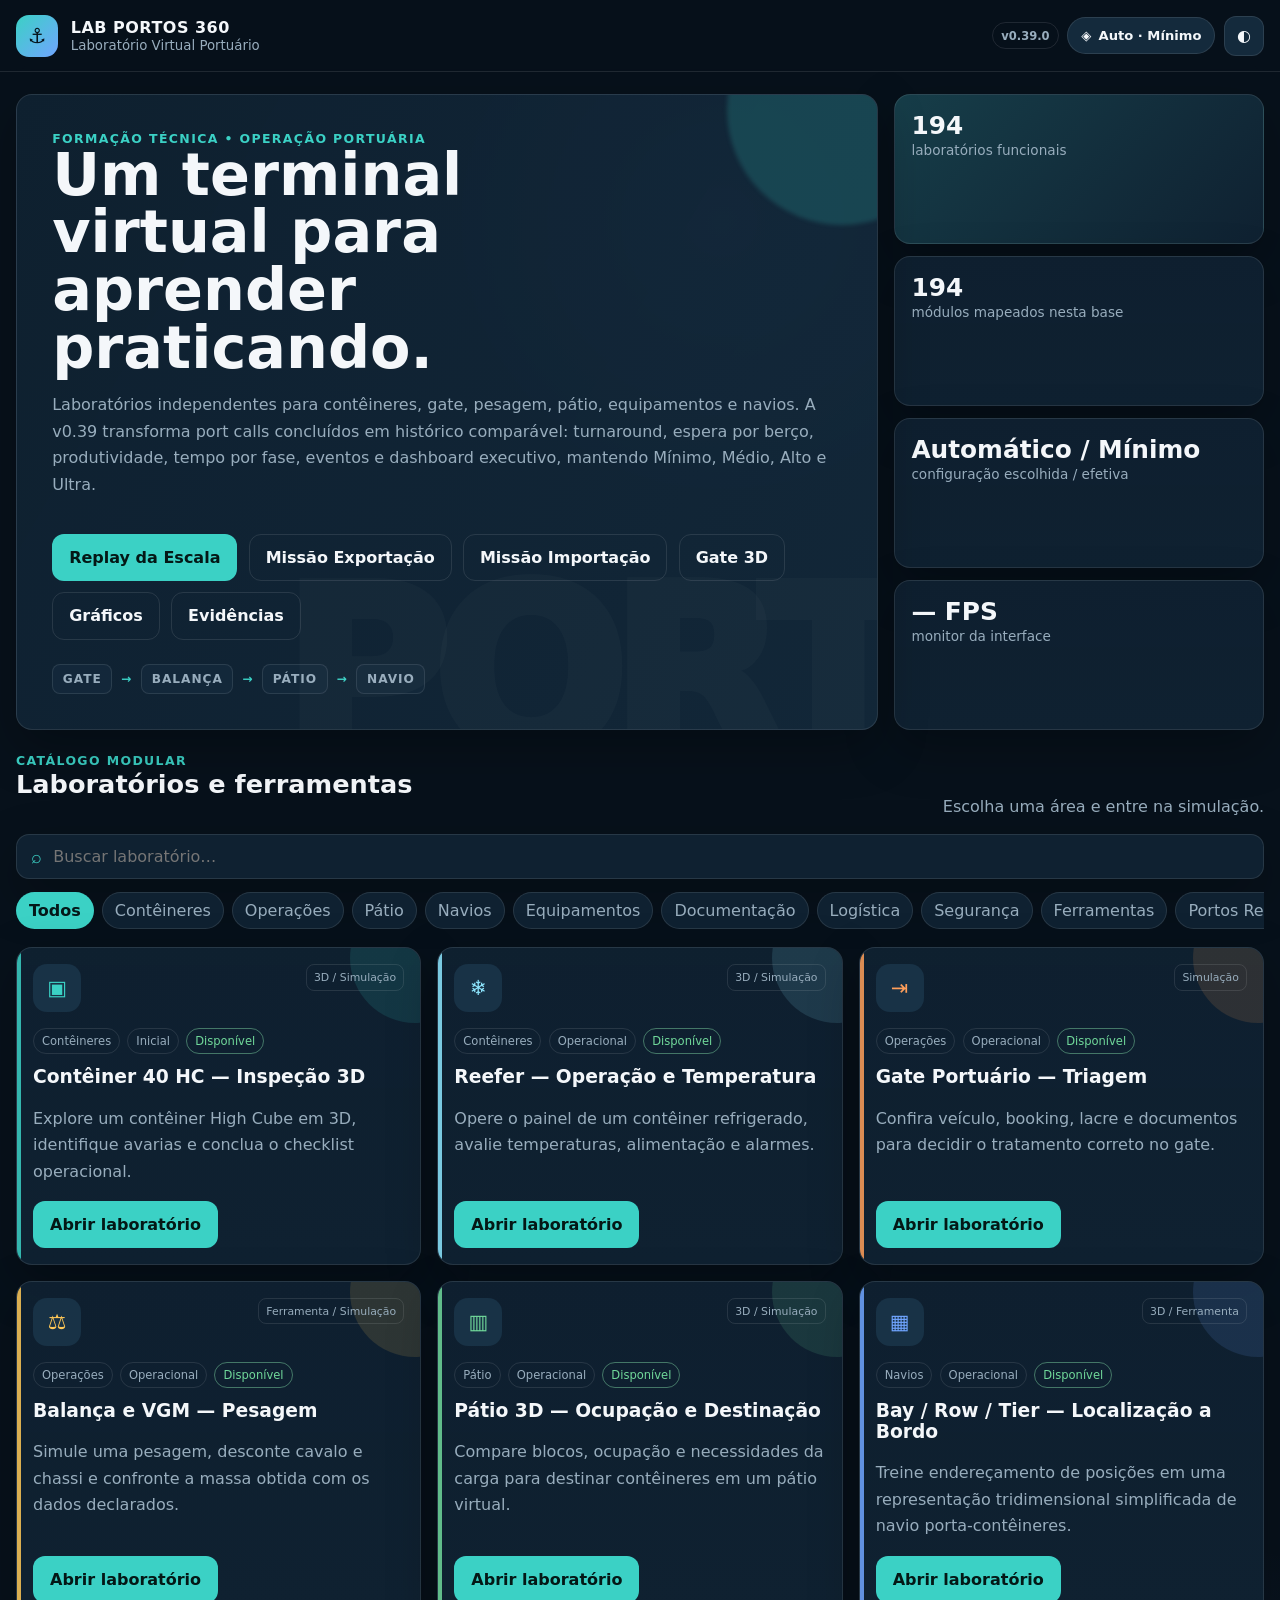
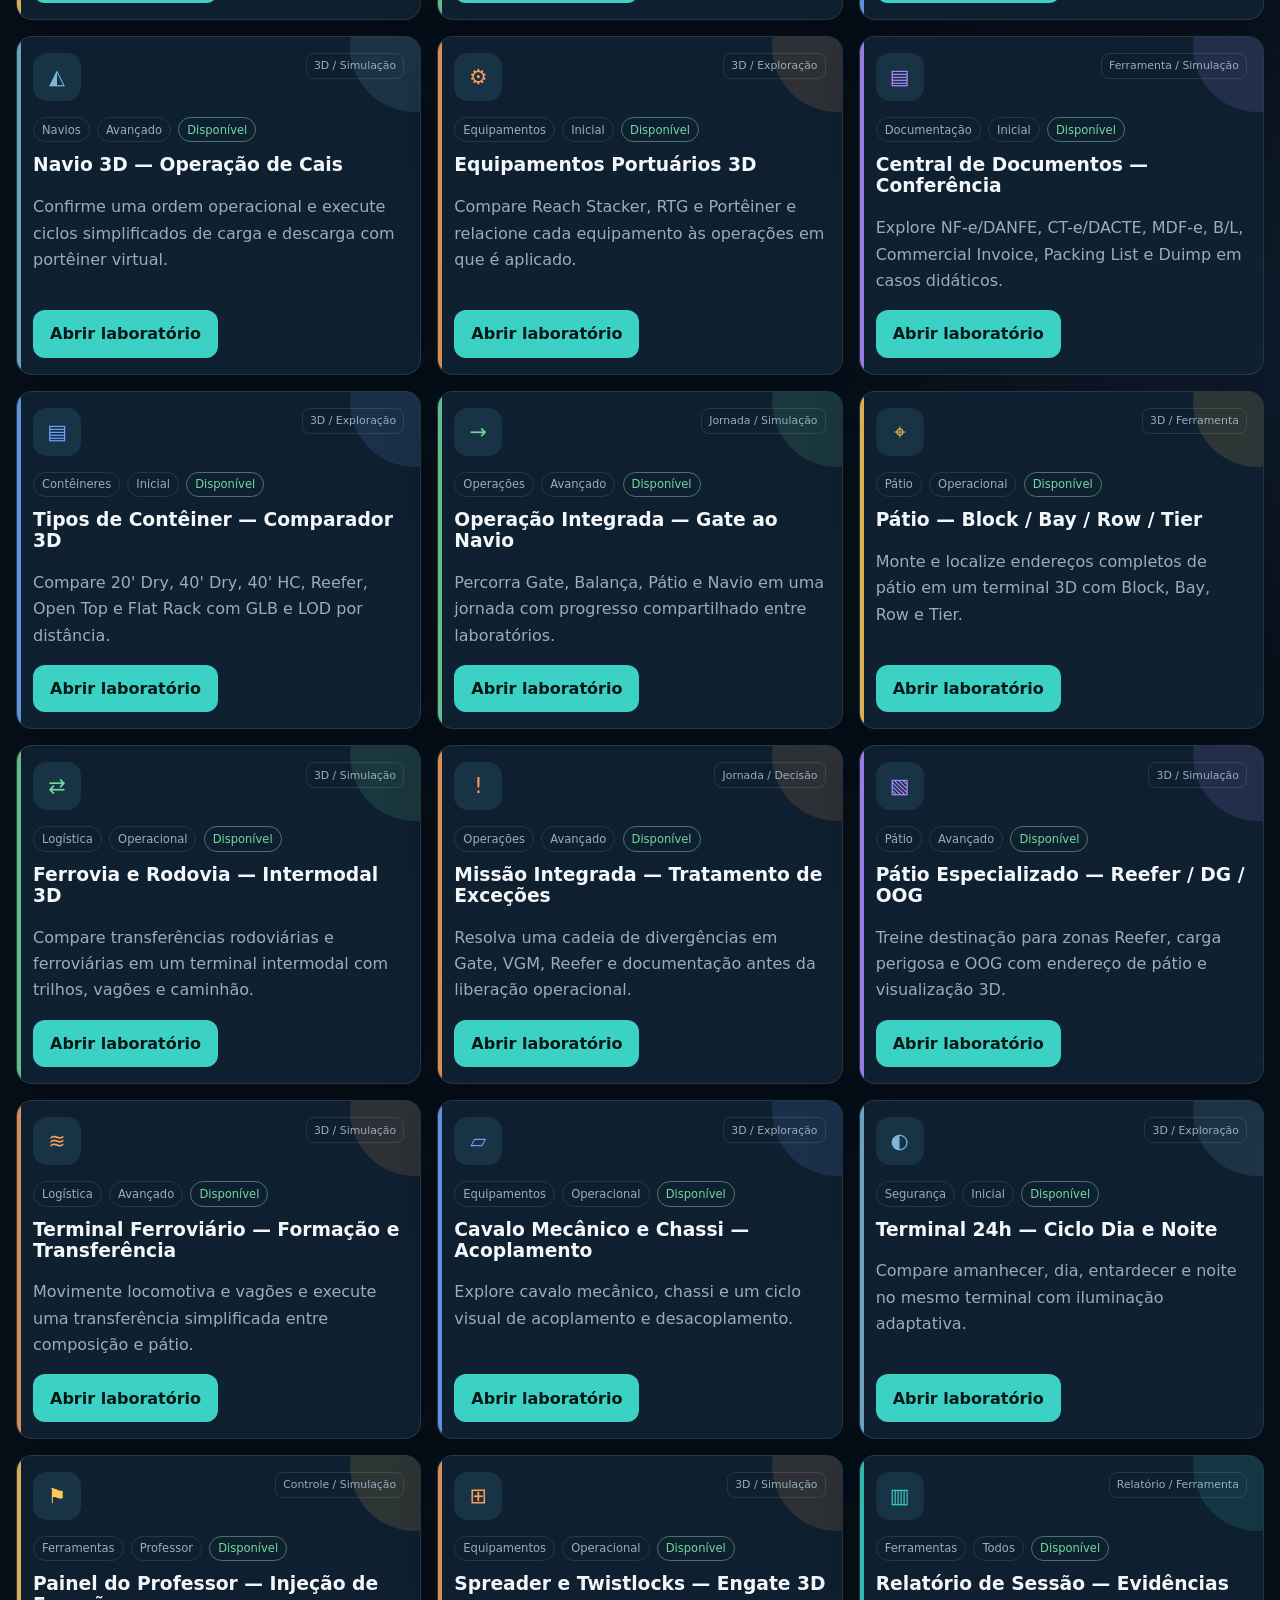
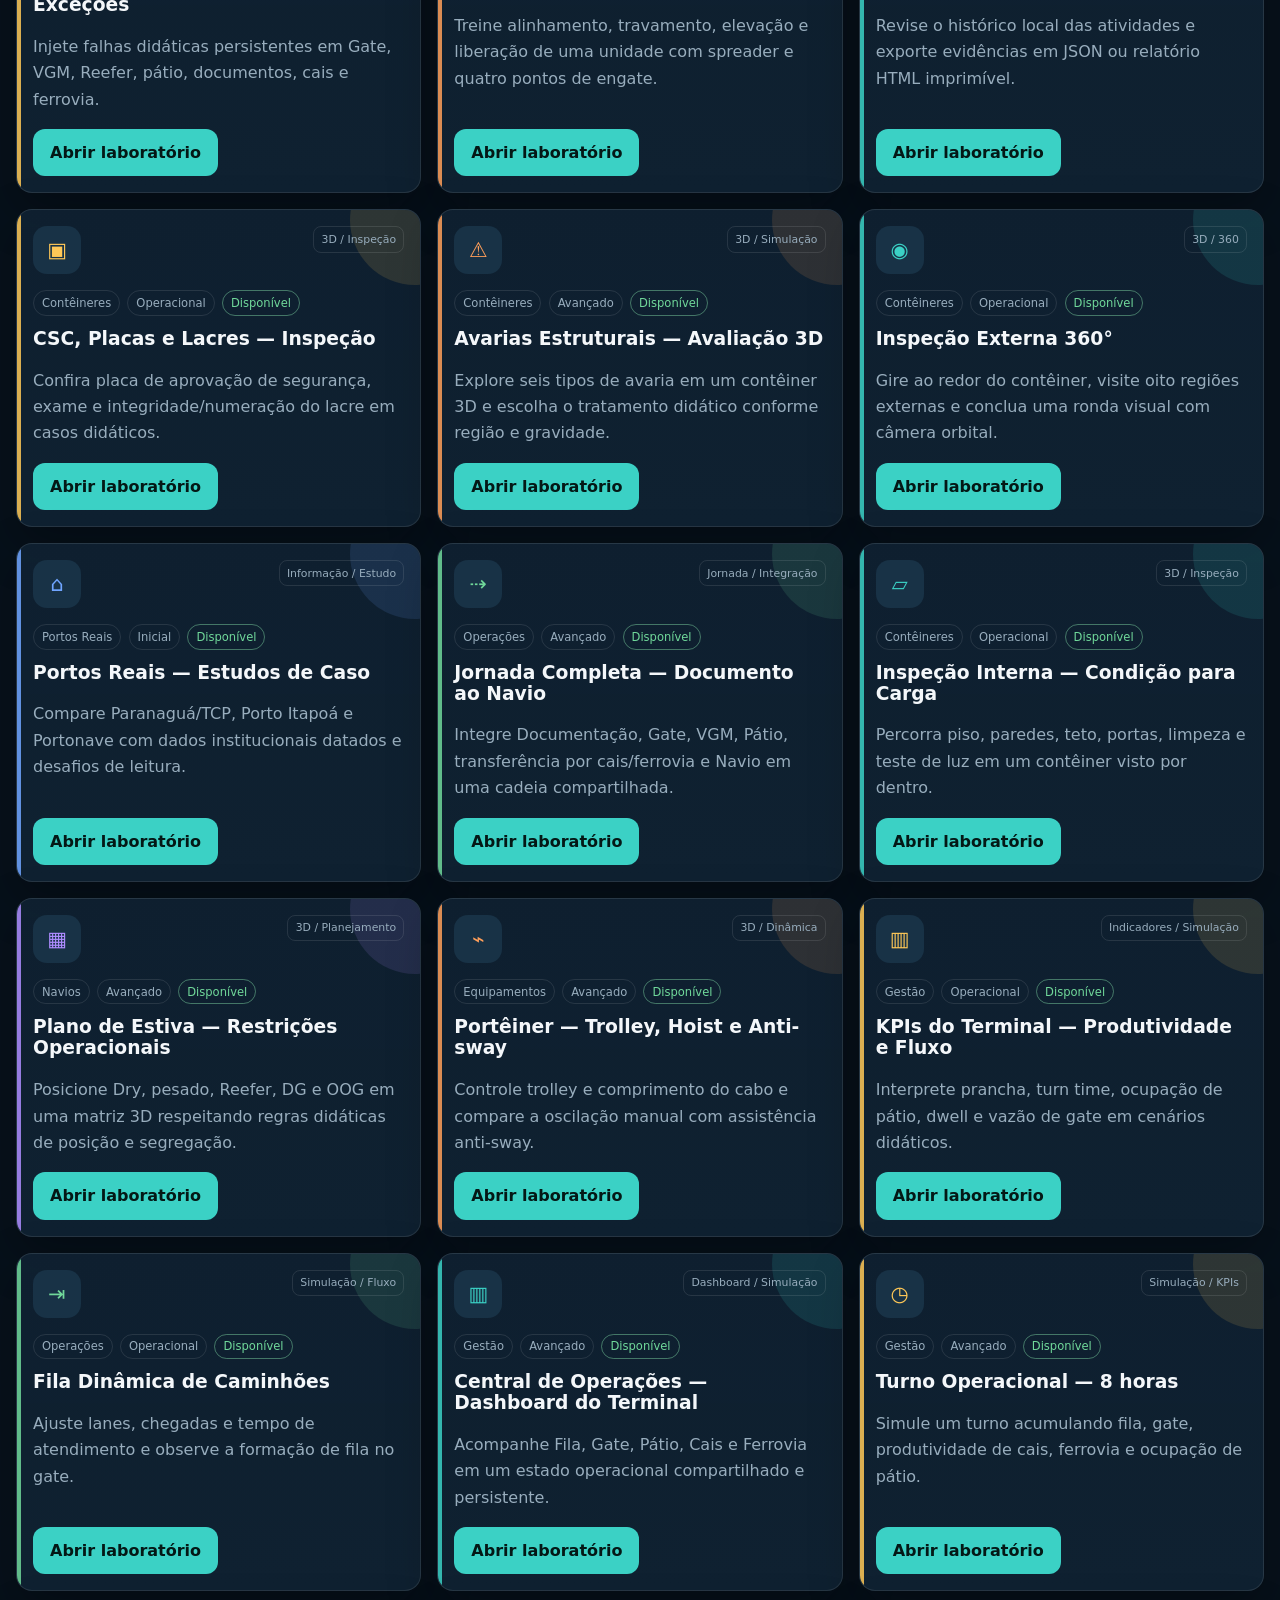
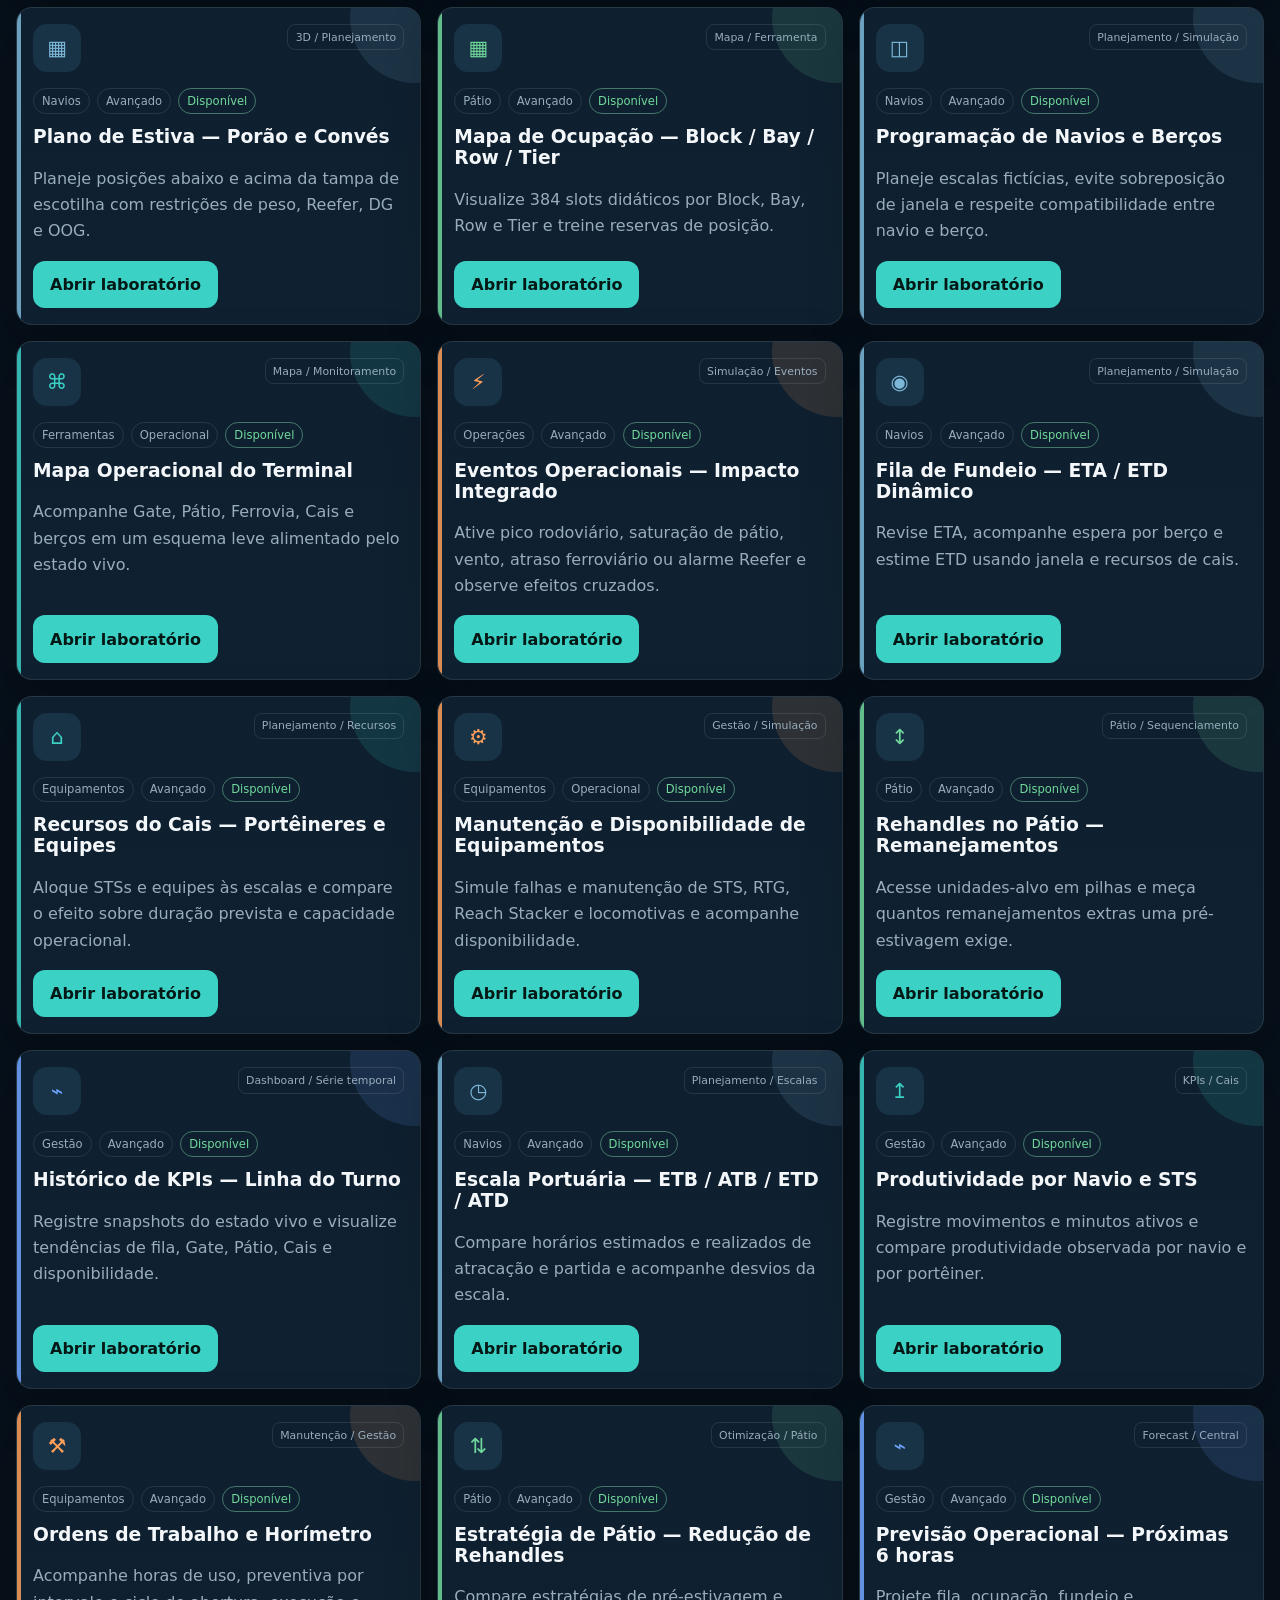
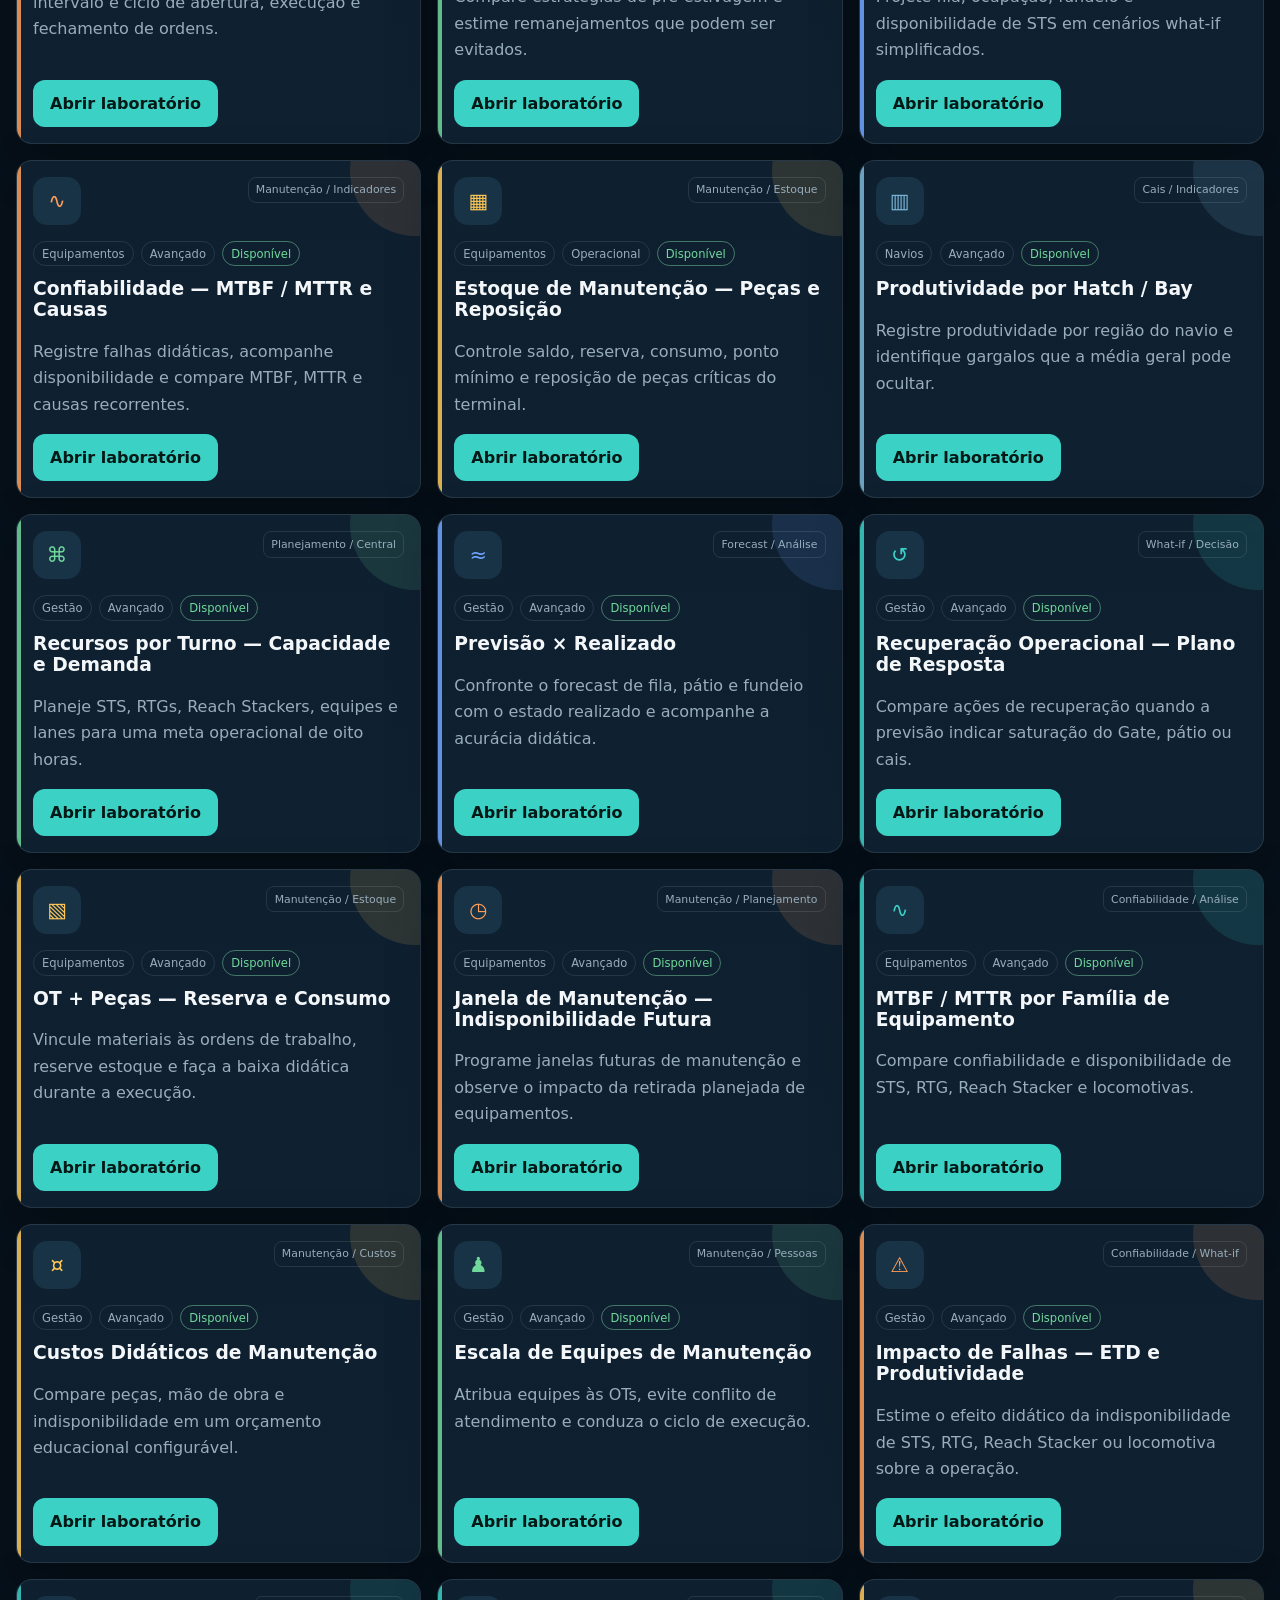
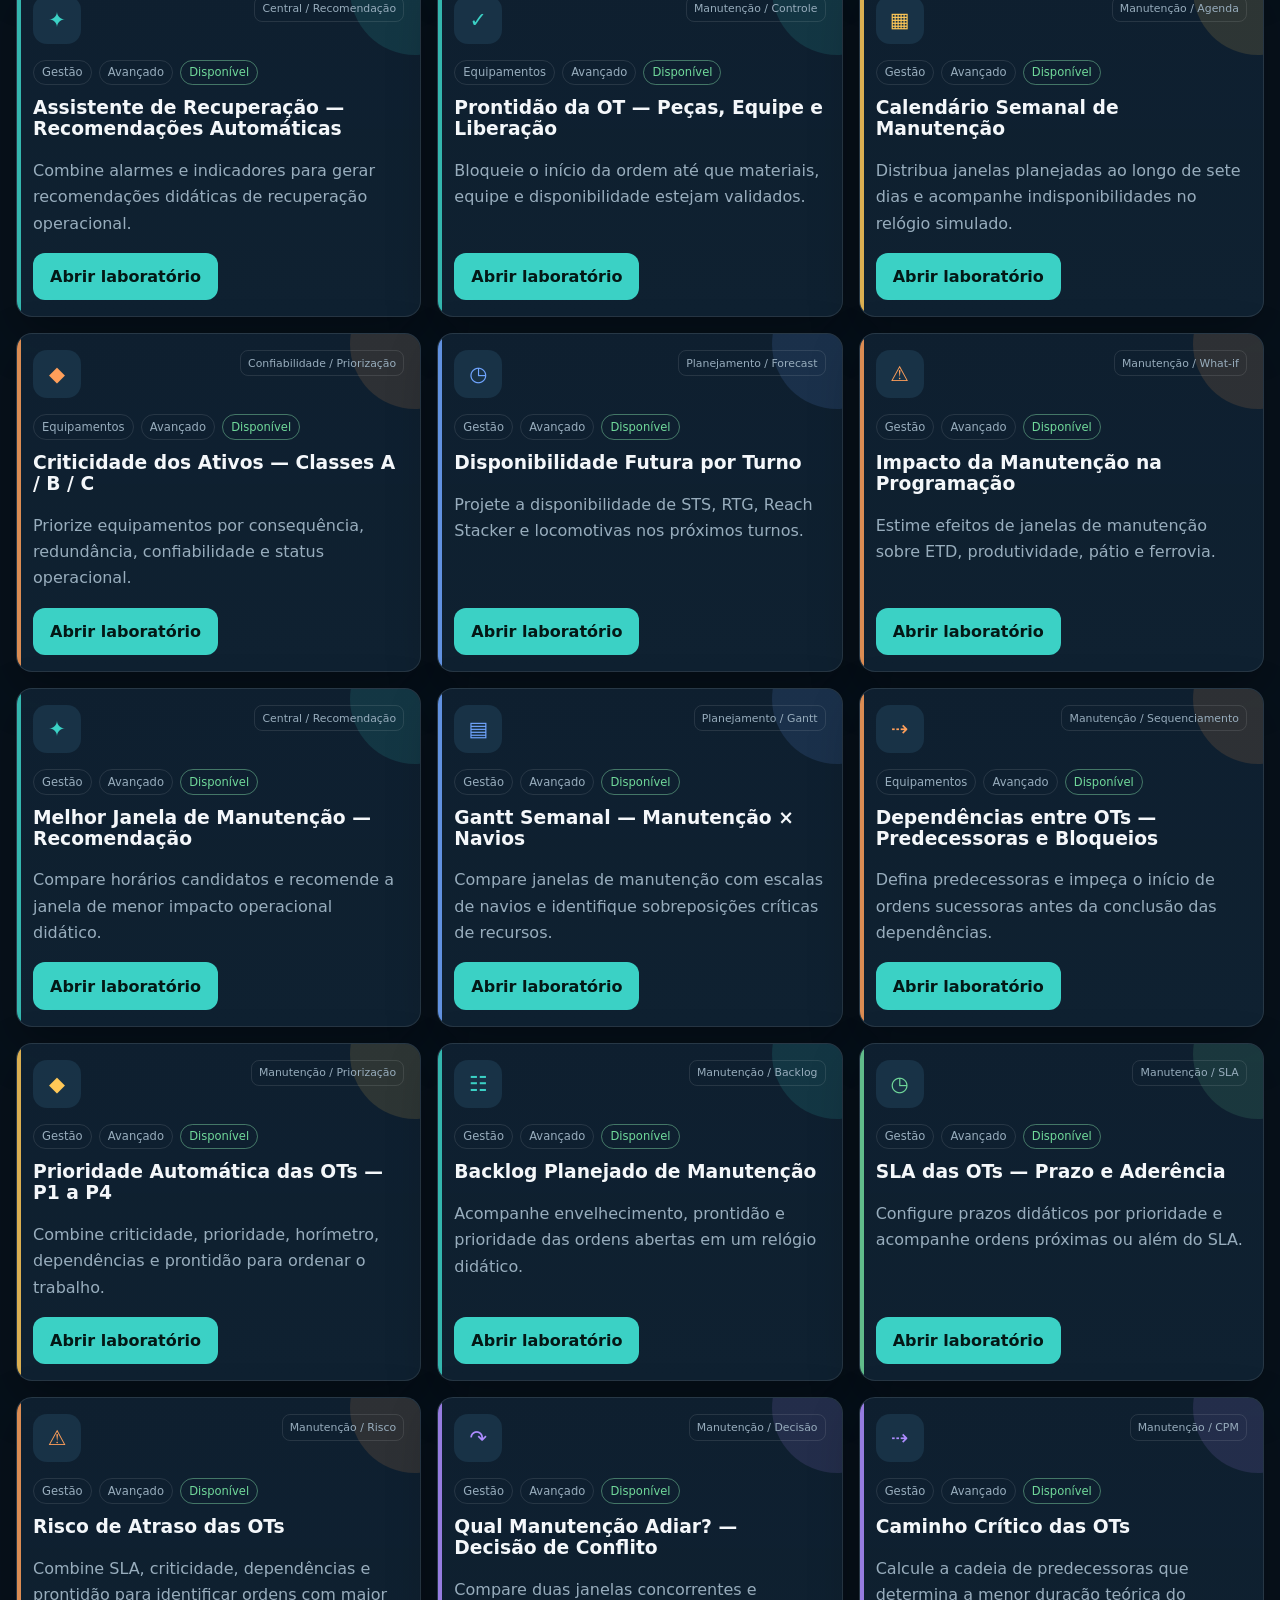
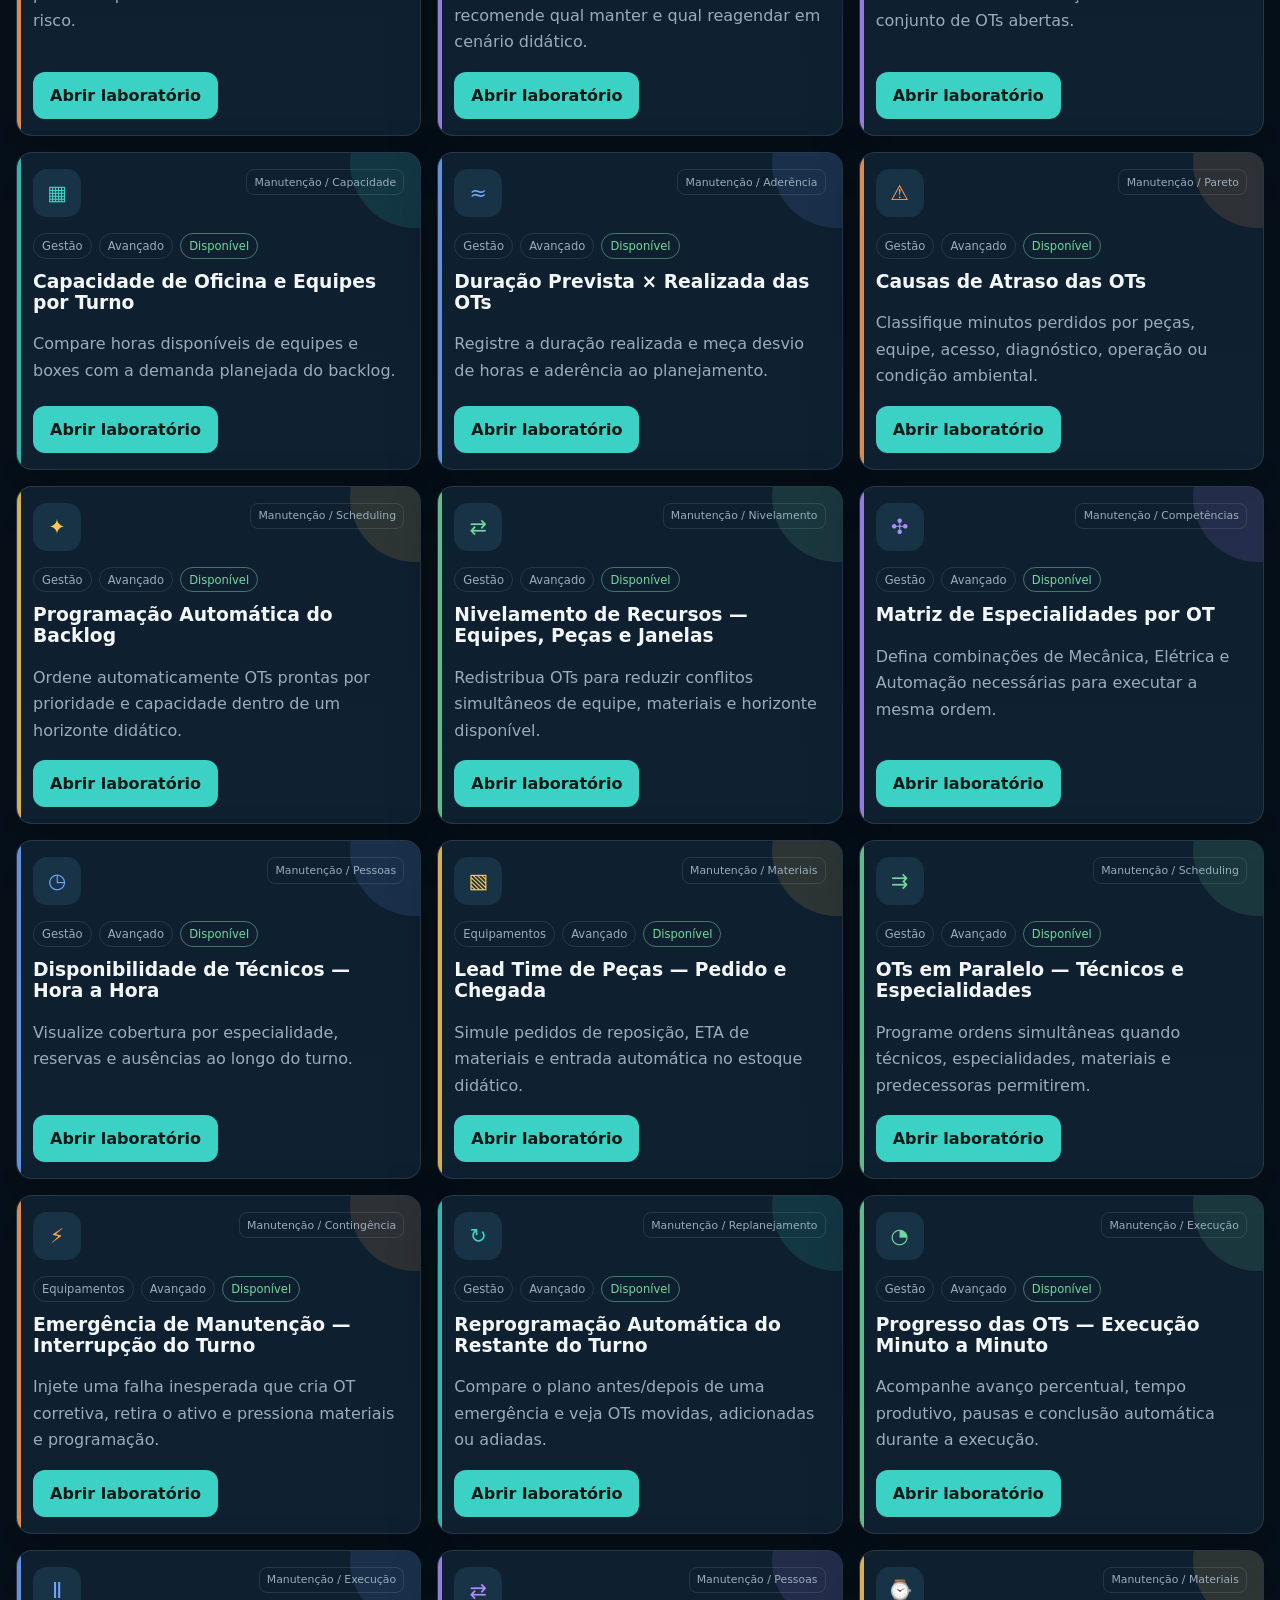
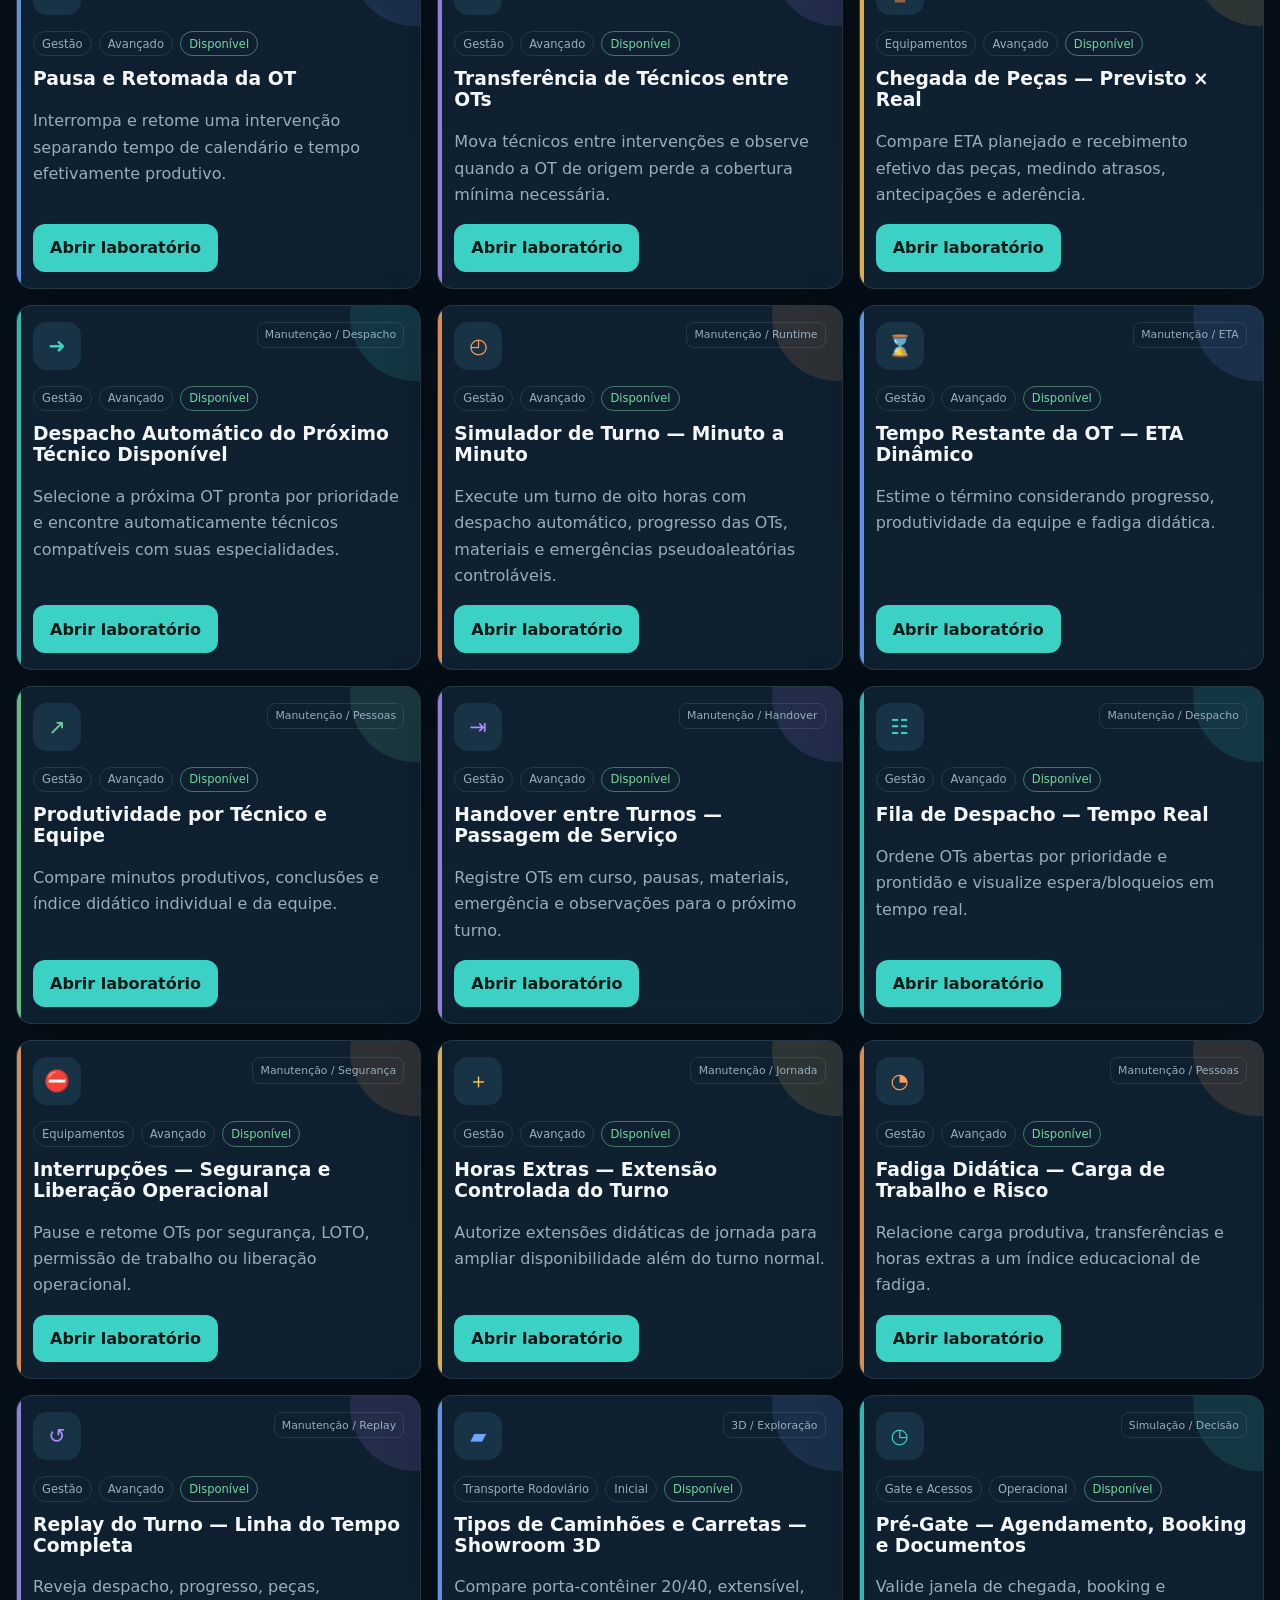
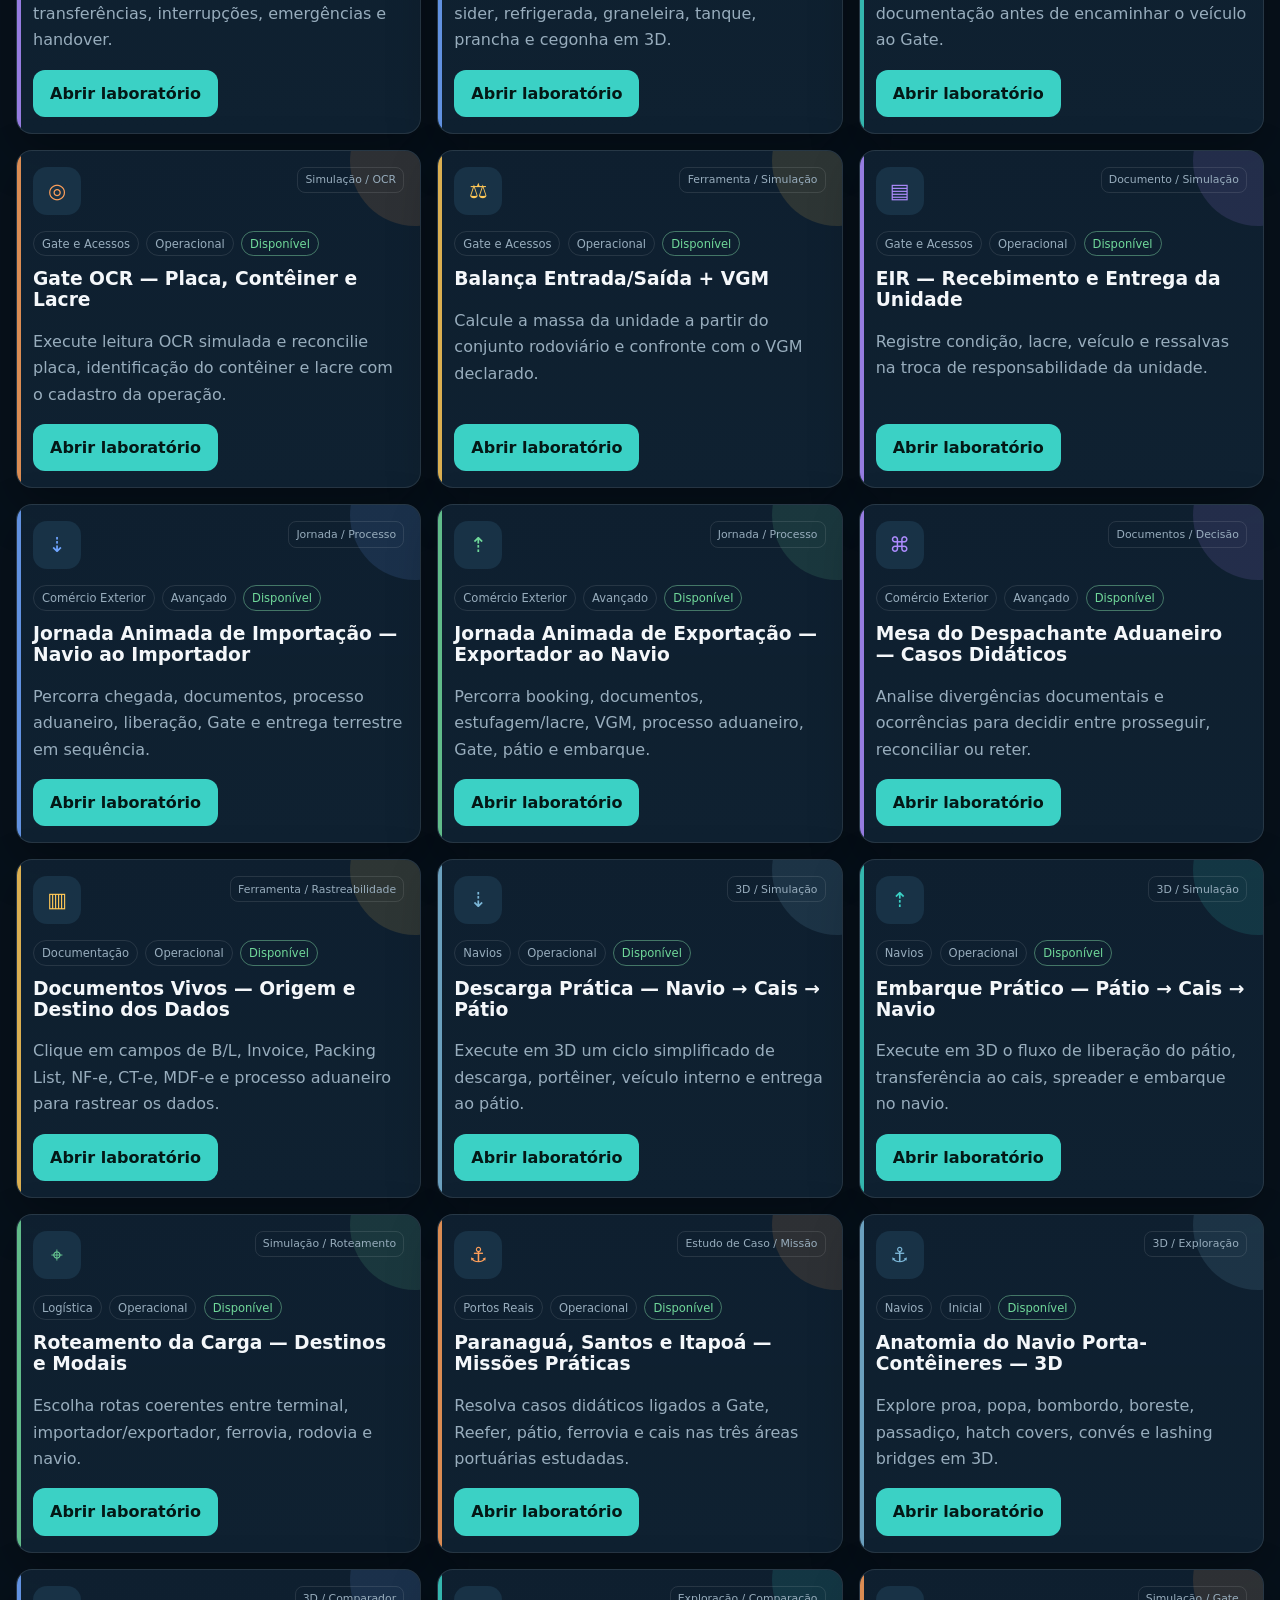
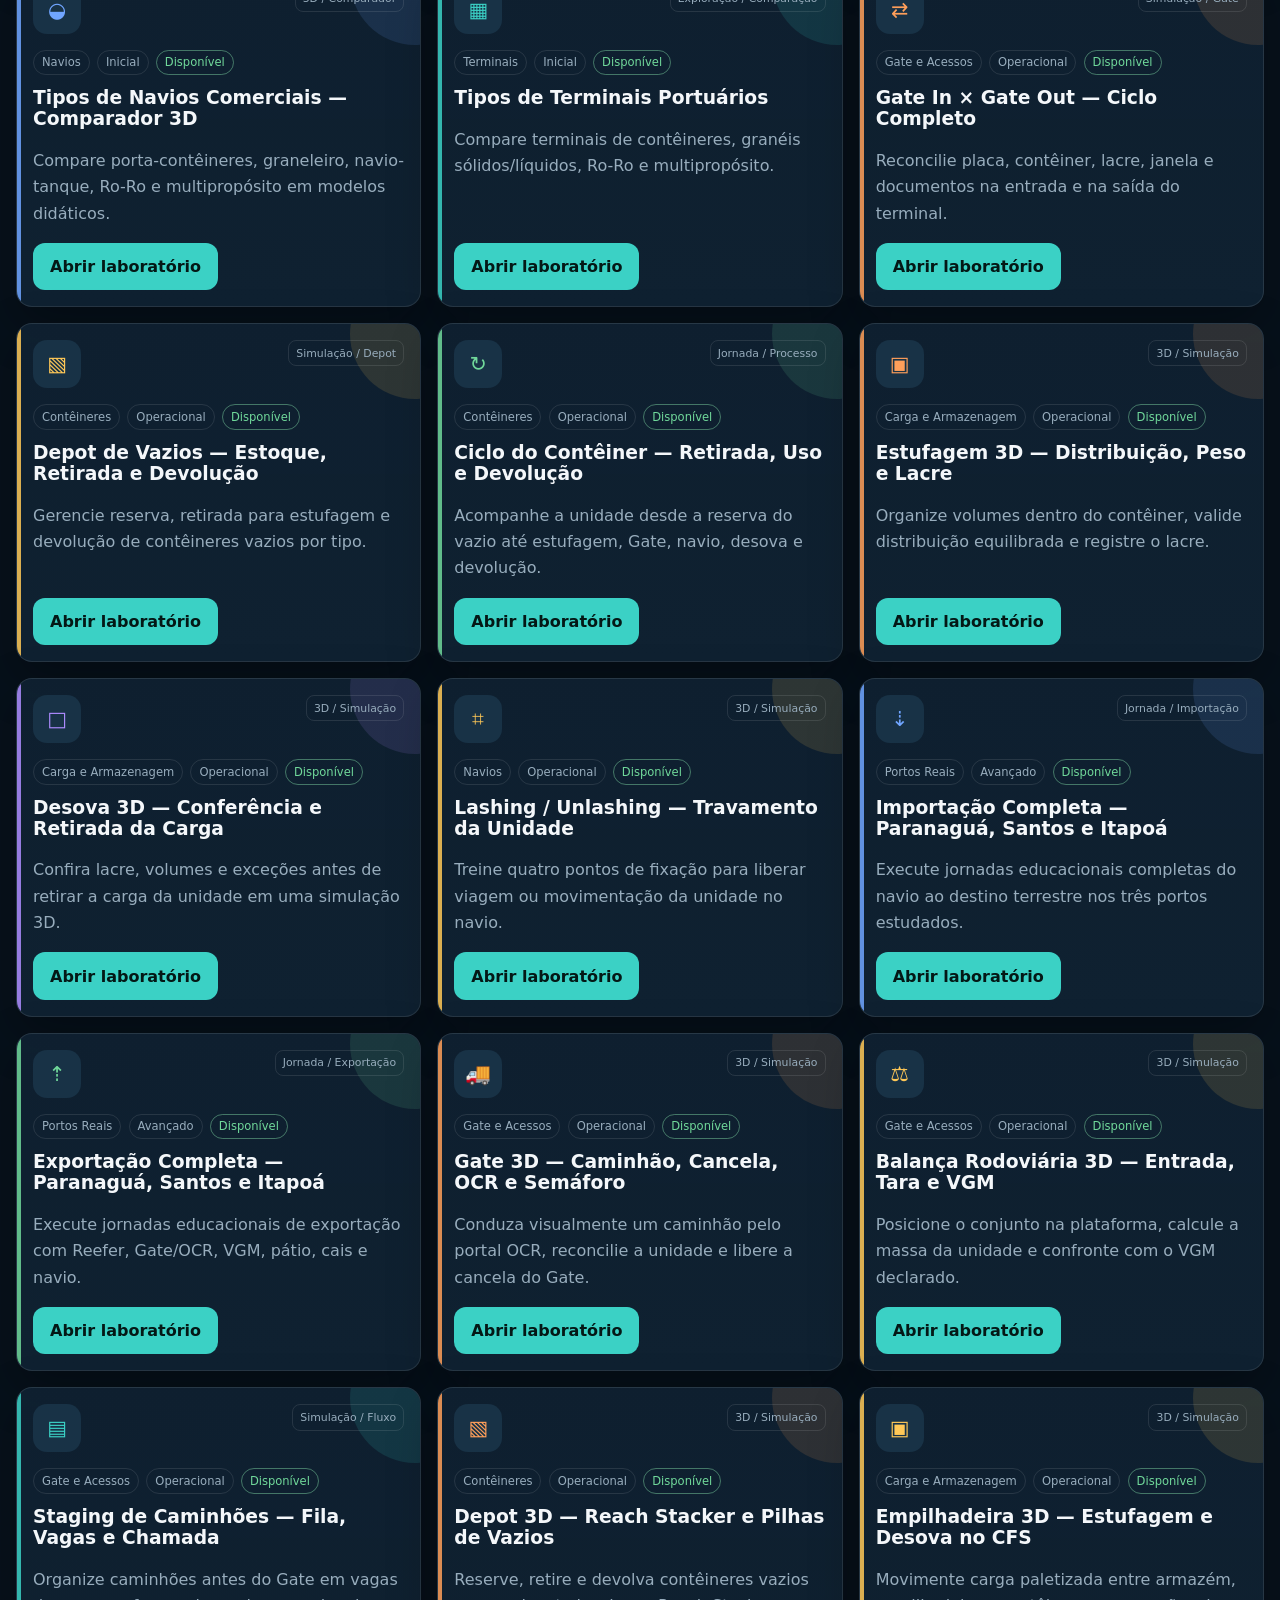
<file: LAB PORTOS 3D/index.html>
<!DOCTYPE html>
<html lang="pt-BR">
<head>
  <meta charset="UTF-8" />
  <meta name="viewport" content="width=device-width, initial-scale=1.0" />
  <meta name="theme-color" content="#07131d" />
  <meta name="description" content="LAB PORTOS 360 — Laboratório Virtual para formação técnica em Portos." />
  <title>LAB PORTOS 360</title>
  <link rel="stylesheet" href="./assets/css/main.css" />
  <script type="importmap">
  {
    "imports": {
      "three": "https://cdn.jsdelivr.net/npm/three@0.184.0/build/three.module.js",
      "three/addons/": "https://cdn.jsdelivr.net/npm/three@0.184.0/examples/jsm/"
    }
  }
  </script>
</head>
<body>
  <a class="skip-link" href="#app">Pular para o conteúdo</a>

  <header class="topbar">
    <a href="#/" class="brand" aria-label="LAB PORTOS 360 — início">
      <span class="brand__mark" aria-hidden="true">⚓</span>
      <span>
        <strong>LAB PORTOS 360</strong>
        <small>Laboratório Virtual Portuário</small>
      </span>
    </a>

    <div class="topbar__actions">
      <span class="version-badge" title="Versão atual">v0.39.0</span>
      <button id="qualityButton" class="chip-button" type="button" title="Alterar perfil gráfico">
        <span aria-hidden="true">◈</span>
        <span id="qualityLabel">AUTO</span>
      </button>
      <button id="themeButton" class="icon-button" type="button" aria-label="Alternar tema" title="Alternar tema">◐</button>
    </div>
  </header>

  <main id="app" class="app-shell" tabindex="-1" aria-live="polite"></main>
  <div id="toastRegion" class="toast-region" aria-live="polite" aria-atomic="true"></div>

  <noscript><div class="noscript">Esta plataforma precisa de JavaScript habilitado.</div></noscript>
  <script type="module" src="./assets/js/core/app.js"></script>
</body>
</html>
</file>
<file: LAB PORTOS 3D/assets/css/main.css>
@import url('./tokens.css');
@import url('./base.css');
@import url('./layout.css');
@import url('./components.css');
@import url('./responsive.css');
</file>
